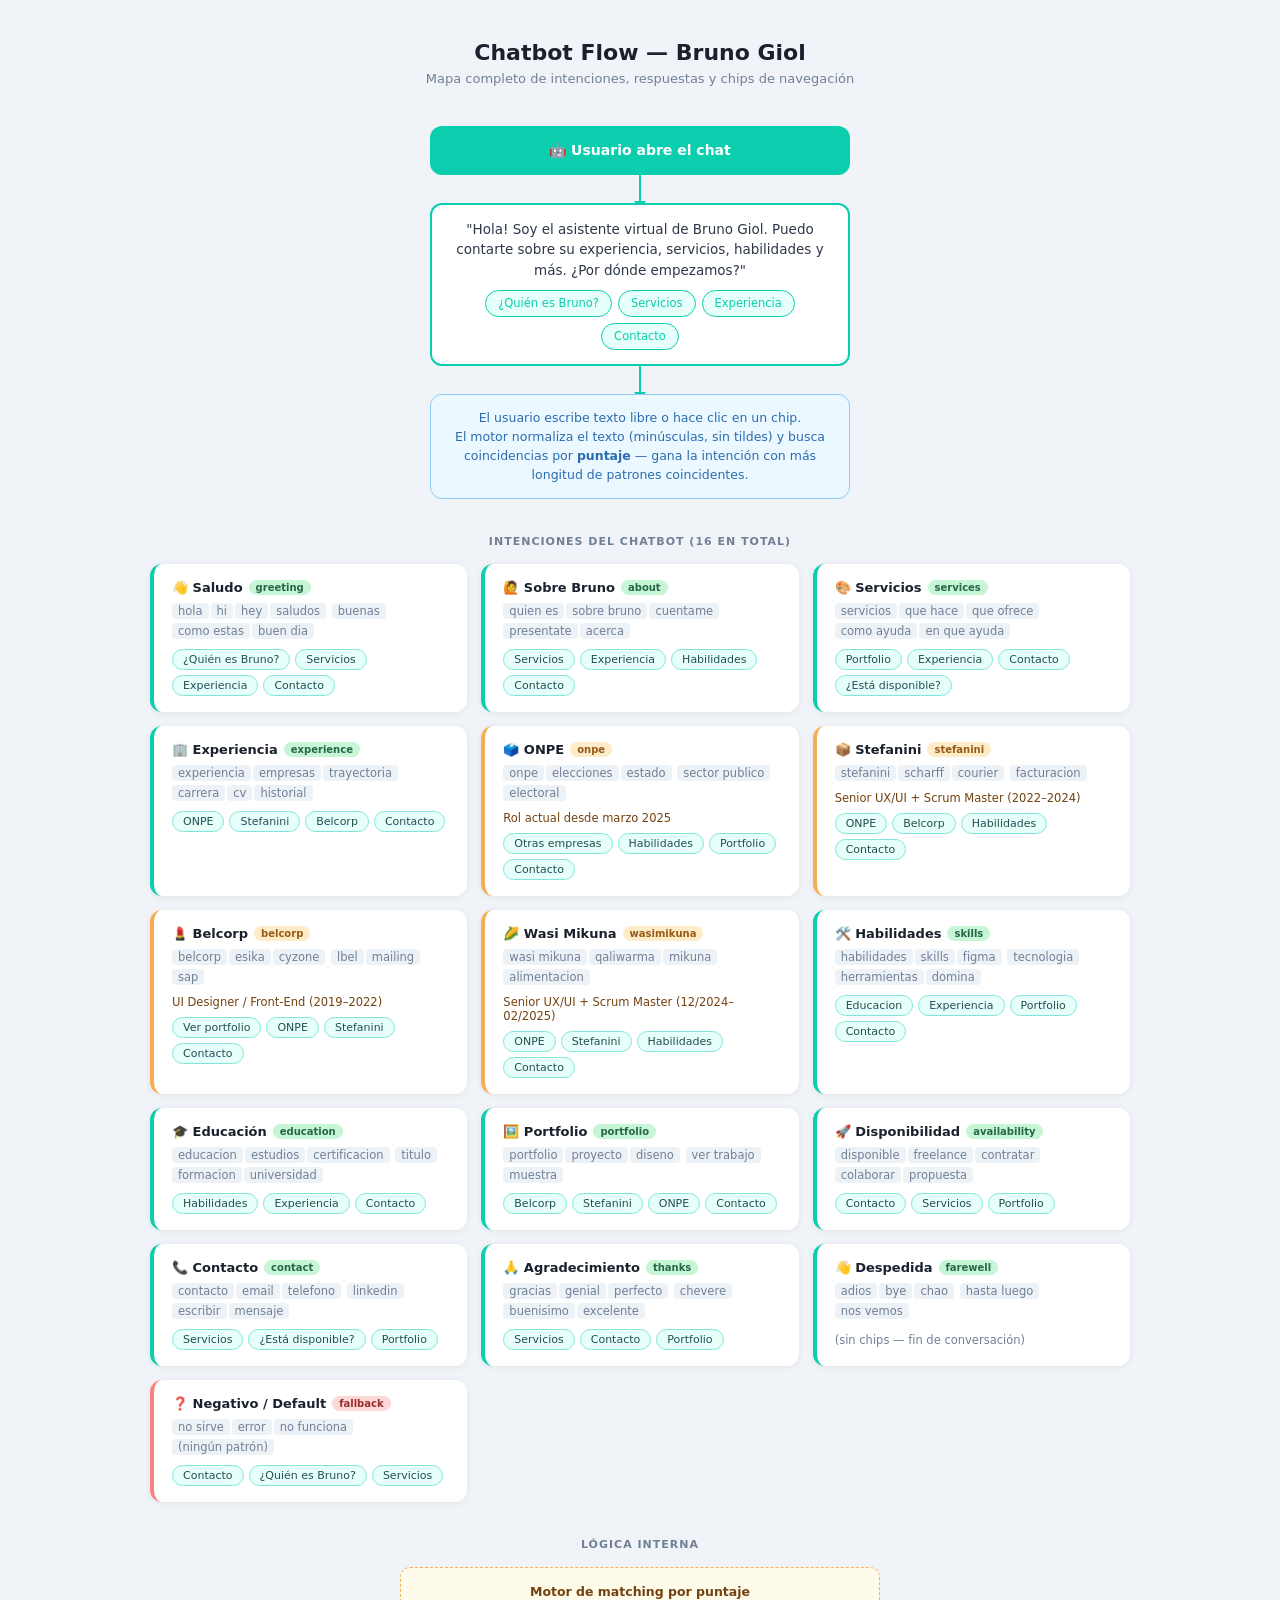
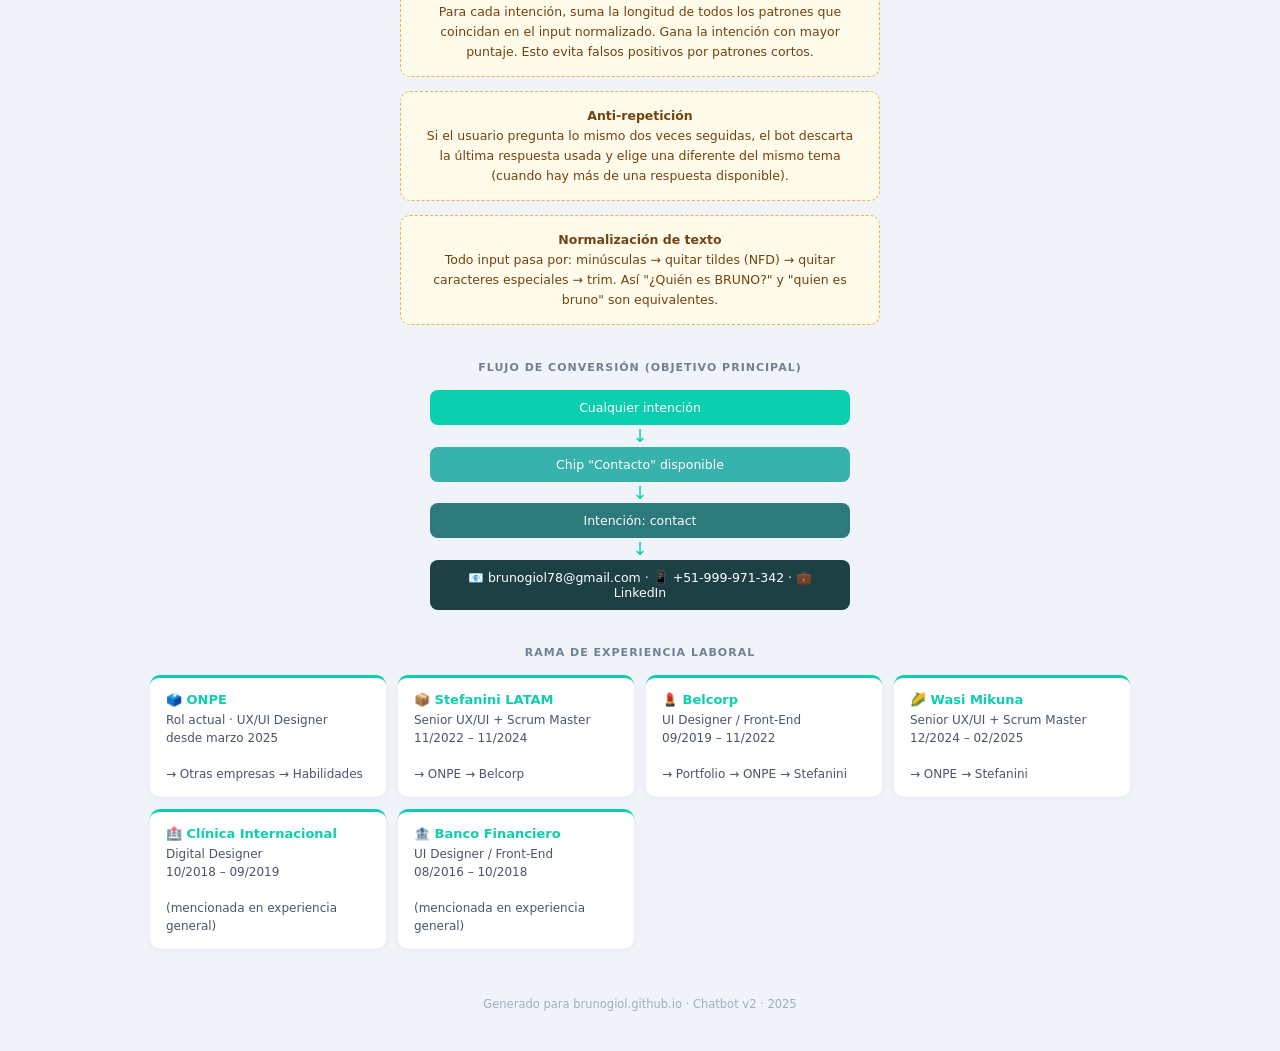
<file: chatbot-flow.html>
<!DOCTYPE html>
<html lang="es">
<head>
    <meta charset="utf-8">
    <title>Chatbot Flow — Bruno Giol</title>
    <meta name="viewport" content="width=device-width, initial-scale=1.0">
    <style>
        * { box-sizing: border-box; margin: 0; padding: 0; }

        body {
            font-family: "Segoe UI", system-ui, sans-serif;
            background: #f0f4f8;
            color: #2d3748;
            padding: 40px 24px;
        }

        h1 {
            text-align: center;
            font-size: 22px;
            font-weight: 700;
            margin-bottom: 6px;
            color: #1a202c;
        }
        .subtitle {
            text-align: center;
            font-size: 13px;
            color: #718096;
            margin-bottom: 40px;
        }

        /* ── Layout ── */
        .flow {
            display: flex;
            flex-direction: column;
            align-items: center;
            gap: 0;
        }

        /* ── Nodes ── */
        .node {
            border-radius: 12px;
            padding: 14px 22px;
            font-size: 13.5px;
            line-height: 1.5;
            text-align: center;
            position: relative;
            max-width: 420px;
            width: 100%;
        }
        .node-trigger {
            background: #0BCEAF;
            color: white;
            font-weight: 600;
            font-size: 14px;
        }
        .node-bot {
            background: #fff;
            border: 2px solid #0BCEAF;
            color: #2d3748;
        }
        .node-info {
            background: #EBF8FF;
            border: 1.5px solid #90CDF4;
            color: #2b6cb0;
            font-size: 12.5px;
        }

        /* ── Arrow ── */
        .arrow {
            width: 2px;
            height: 28px;
            background: #0BCEAF;
            margin: 0 auto;
            position: relative;
        }
        .arrow::after {
            content: "";
            position: absolute;
            bottom: -6px;
            left: 50%;
            transform: translateX(-50%);
            border-left: 6px solid transparent;
            border-right: 6px solid transparent;
            border-top: 8px solid #0BCEAF;
        }

        /* ── Chips inline ── */
        .chips {
            display: flex;
            flex-wrap: wrap;
            justify-content: center;
            gap: 6px;
            margin-top: 10px;
        }
        .chip {
            background: #E6FFFA;
            border: 1.5px solid #0BCEAF;
            color: #0BCEAF;
            border-radius: 20px;
            padding: 4px 12px;
            font-size: 11.5px;
            font-weight: 500;
        }

        /* ── Intents grid ── */
        .section-title {
            font-size: 11px;
            font-weight: 700;
            text-transform: uppercase;
            letter-spacing: 1px;
            color: #718096;
            margin: 36px 0 16px;
            text-align: center;
        }

        .intents-grid {
            display: grid;
            grid-template-columns: repeat(auto-fill, minmax(280px, 1fr));
            gap: 14px;
            width: 100%;
            max-width: 980px;
        }

        .intent-card {
            background: #fff;
            border-radius: 12px;
            padding: 16px 18px;
            border-left: 4px solid #0BCEAF;
            box-shadow: 0 1px 6px rgba(0,0,0,0.07);
            transition: box-shadow 0.2s;
        }
        .intent-card:hover {
            box-shadow: 0 4px 16px rgba(11,206,175,0.18);
        }
        .intent-card.special {
            border-left-color: #F6AD55;
        }
        .intent-card.default-card {
            border-left-color: #FC8181;
        }

        .intent-name {
            font-weight: 700;
            font-size: 13px;
            color: #1a202c;
            margin-bottom: 6px;
            display: flex;
            align-items: center;
            gap: 6px;
        }
        .intent-name .badge {
            font-size: 10px;
            padding: 2px 7px;
            border-radius: 10px;
            font-weight: 600;
        }
        .badge-active  { background: #C6F6D5; color: #276749; }
        .badge-special { background: #FEEBC8; color: #975A16; }
        .badge-default { background: #FED7D7; color: #9B2C2C; }

        .keywords {
            font-size: 11.5px;
            color: #718096;
            margin-bottom: 8px;
        }
        .keywords span {
            background: #EDF2F7;
            border-radius: 4px;
            padding: 1px 6px;
            margin: 2px 2px 2px 0;
            display: inline-block;
        }

        .intent-chips {
            display: flex;
            flex-wrap: wrap;
            gap: 5px;
            margin-top: 8px;
        }
        .intent-chip {
            background: #E6FFFA;
            border: 1px solid #81E6D9;
            color: #234E52;
            border-radius: 20px;
            padding: 3px 10px;
            font-size: 11px;
        }

        /* ── Experience branch ── */
        .branch-section {
            width: 100%;
            max-width: 980px;
            margin-top: 10px;
        }
        .branch-grid {
            display: grid;
            grid-template-columns: repeat(auto-fill, minmax(220px, 1fr));
            gap: 12px;
        }
        .branch-card {
            background: #fff;
            border-radius: 10px;
            padding: 14px 16px;
            border-top: 3px solid #0BCEAF;
            box-shadow: 0 1px 4px rgba(0,0,0,0.06);
            font-size: 12.5px;
        }
        .branch-card h4 {
            font-size: 13px;
            font-weight: 700;
            color: #0BCEAF;
            margin-bottom: 4px;
        }
        .branch-card p {
            color: #4a5568;
            font-size: 12px;
            line-height: 1.5;
        }

        /* ── Logic box ── */
        .logic-box {
            background: #FFFBEB;
            border: 1.5px dashed #F6AD55;
            border-radius: 10px;
            padding: 14px 20px;
            max-width: 480px;
            width: 100%;
            font-size: 12.5px;
            color: #744210;
            text-align: center;
            line-height: 1.6;
        }
        .logic-box strong { font-weight: 700; }

        /* ── Conversion funnel ── */
        .funnel {
            display: flex;
            flex-direction: column;
            align-items: center;
            gap: 0;
            width: 100%;
            max-width: 420px;
        }
        .funnel-step {
            width: 100%;
            padding: 10px 20px;
            border-radius: 8px;
            text-align: center;
            font-size: 12.5px;
            font-weight: 500;
        }
        .funnel-step:nth-child(1) { background: #0BCEAF; color: white; }
        .funnel-step:nth-child(3) { background: #38B2AC; color: white; }
        .funnel-step:nth-child(5) { background: #2C7A7B; color: white; }
        .funnel-step:nth-child(7) { background: #1D4044; color: white; }

        .funnel-arrow {
            font-size: 18px;
            color: #0BCEAF;
            line-height: 1.2;
        }

        footer {
            text-align: center;
            margin-top: 48px;
            font-size: 11.5px;
            color: #a0aec0;
        }
    </style>
</head>
<body>

<div class="flow">
    <h1>Chatbot Flow — Bruno Giol</h1>
    <p class="subtitle">Mapa completo de intenciones, respuestas y chips de navegación</p>

    <!-- Entry point -->
    <div class="node node-trigger">🤖 Usuario abre el chat</div>
    <div class="arrow"></div>
    <div class="node node-bot">
        "Hola! Soy el asistente virtual de Bruno Giol. Puedo contarte sobre su experiencia, servicios, habilidades y más. ¿Por dónde empezamos?"
        <div class="chips">
            <span class="chip">¿Quién es Bruno?</span>
            <span class="chip">Servicios</span>
            <span class="chip">Experiencia</span>
            <span class="chip">Contacto</span>
        </div>
    </div>
    <div class="arrow"></div>
    <div class="node node-info">
        El usuario escribe texto libre o hace clic en un chip.<br>
        El motor normaliza el texto (minúsculas, sin tildes) y busca coincidencias por <strong>puntaje</strong> — gana la intención con más longitud de patrones coincidentes.
    </div>
</div>


<!-- Intents -->
<p class="section-title">Intenciones del chatbot (16 en total)</p>

<div class="intents-grid" style="margin: 0 auto;">

    <div class="intent-card">
        <div class="intent-name">👋 Saludo <span class="badge badge-active">greeting</span></div>
        <div class="keywords">
            <span>hola</span><span>hi</span><span>hey</span><span>saludos</span>
            <span>buenas</span><span>como estas</span><span>buen dia</span>
        </div>
        <div class="intent-chips">
            <span class="intent-chip">¿Quién es Bruno?</span>
            <span class="intent-chip">Servicios</span>
            <span class="intent-chip">Experiencia</span>
            <span class="intent-chip">Contacto</span>
        </div>
    </div>

    <div class="intent-card">
        <div class="intent-name">🙋 Sobre Bruno <span class="badge badge-active">about</span></div>
        <div class="keywords">
            <span>quien es</span><span>sobre bruno</span><span>cuentame</span>
            <span>presentate</span><span>acerca</span>
        </div>
        <div class="intent-chips">
            <span class="intent-chip">Servicios</span>
            <span class="intent-chip">Experiencia</span>
            <span class="intent-chip">Habilidades</span>
            <span class="intent-chip">Contacto</span>
        </div>
    </div>

    <div class="intent-card">
        <div class="intent-name">🎨 Servicios <span class="badge badge-active">services</span></div>
        <div class="keywords">
            <span>servicios</span><span>que hace</span><span>que ofrece</span>
            <span>como ayuda</span><span>en que ayuda</span>
        </div>
        <div class="intent-chips">
            <span class="intent-chip">Portfolio</span>
            <span class="intent-chip">Experiencia</span>
            <span class="intent-chip">Contacto</span>
            <span class="intent-chip">¿Está disponible?</span>
        </div>
    </div>

    <div class="intent-card">
        <div class="intent-name">🏢 Experiencia <span class="badge badge-active">experience</span></div>
        <div class="keywords">
            <span>experiencia</span><span>empresas</span><span>trayectoria</span>
            <span>carrera</span><span>cv</span><span>historial</span>
        </div>
        <div class="intent-chips">
            <span class="intent-chip">ONPE</span>
            <span class="intent-chip">Stefanini</span>
            <span class="intent-chip">Belcorp</span>
            <span class="intent-chip">Contacto</span>
        </div>
    </div>

    <div class="intent-card special">
        <div class="intent-name">🗳️ ONPE <span class="badge badge-special">onpe</span></div>
        <div class="keywords">
            <span>onpe</span><span>elecciones</span><span>estado</span>
            <span>sector publico</span><span>electoral</span>
        </div>
        <p style="font-size:11.5px; color:#744210; margin: 6px 0 8px;">Rol actual desde marzo 2025</p>
        <div class="intent-chips">
            <span class="intent-chip">Otras empresas</span>
            <span class="intent-chip">Habilidades</span>
            <span class="intent-chip">Portfolio</span>
            <span class="intent-chip">Contacto</span>
        </div>
    </div>

    <div class="intent-card special">
        <div class="intent-name">📦 Stefanini <span class="badge badge-special">stefanini</span></div>
        <div class="keywords">
            <span>stefanini</span><span>scharff</span><span>courier</span>
            <span>facturacion</span>
        </div>
        <p style="font-size:11.5px; color:#744210; margin: 6px 0 8px;">Senior UX/UI + Scrum Master (2022–2024)</p>
        <div class="intent-chips">
            <span class="intent-chip">ONPE</span>
            <span class="intent-chip">Belcorp</span>
            <span class="intent-chip">Habilidades</span>
            <span class="intent-chip">Contacto</span>
        </div>
    </div>

    <div class="intent-card special">
        <div class="intent-name">💄 Belcorp <span class="badge badge-special">belcorp</span></div>
        <div class="keywords">
            <span>belcorp</span><span>esika</span><span>cyzone</span>
            <span>lbel</span><span>mailing</span><span>sap</span>
        </div>
        <p style="font-size:11.5px; color:#744210; margin: 6px 0 8px;">UI Designer / Front-End (2019–2022)</p>
        <div class="intent-chips">
            <span class="intent-chip">Ver portfolio</span>
            <span class="intent-chip">ONPE</span>
            <span class="intent-chip">Stefanini</span>
            <span class="intent-chip">Contacto</span>
        </div>
    </div>

    <div class="intent-card special">
        <div class="intent-name">🌽 Wasi Mikuna <span class="badge badge-special">wasimikuna</span></div>
        <div class="keywords">
            <span>wasi mikuna</span><span>qaliwarma</span><span>mikuna</span>
            <span>alimentacion</span>
        </div>
        <p style="font-size:11.5px; color:#744210; margin: 6px 0 8px;">Senior UX/UI + Scrum Master (12/2024–02/2025)</p>
        <div class="intent-chips">
            <span class="intent-chip">ONPE</span>
            <span class="intent-chip">Stefanini</span>
            <span class="intent-chip">Habilidades</span>
            <span class="intent-chip">Contacto</span>
        </div>
    </div>

    <div class="intent-card">
        <div class="intent-name">🛠️ Habilidades <span class="badge badge-active">skills</span></div>
        <div class="keywords">
            <span>habilidades</span><span>skills</span><span>figma</span>
            <span>tecnologia</span><span>herramientas</span><span>domina</span>
        </div>
        <div class="intent-chips">
            <span class="intent-chip">Educacion</span>
            <span class="intent-chip">Experiencia</span>
            <span class="intent-chip">Portfolio</span>
            <span class="intent-chip">Contacto</span>
        </div>
    </div>

    <div class="intent-card">
        <div class="intent-name">🎓 Educación <span class="badge badge-active">education</span></div>
        <div class="keywords">
            <span>educacion</span><span>estudios</span><span>certificacion</span>
            <span>titulo</span><span>formacion</span><span>universidad</span>
        </div>
        <div class="intent-chips">
            <span class="intent-chip">Habilidades</span>
            <span class="intent-chip">Experiencia</span>
            <span class="intent-chip">Contacto</span>
        </div>
    </div>

    <div class="intent-card">
        <div class="intent-name">🖼️ Portfolio <span class="badge badge-active">portfolio</span></div>
        <div class="keywords">
            <span>portfolio</span><span>proyecto</span><span>diseno</span>
            <span>ver trabajo</span><span>muestra</span>
        </div>
        <div class="intent-chips">
            <span class="intent-chip">Belcorp</span>
            <span class="intent-chip">Stefanini</span>
            <span class="intent-chip">ONPE</span>
            <span class="intent-chip">Contacto</span>
        </div>
    </div>

    <div class="intent-card">
        <div class="intent-name">🚀 Disponibilidad <span class="badge badge-active">availability</span></div>
        <div class="keywords">
            <span>disponible</span><span>freelance</span><span>contratar</span>
            <span>colaborar</span><span>propuesta</span>
        </div>
        <div class="intent-chips">
            <span class="intent-chip">Contacto</span>
            <span class="intent-chip">Servicios</span>
            <span class="intent-chip">Portfolio</span>
        </div>
    </div>

    <div class="intent-card">
        <div class="intent-name">📞 Contacto <span class="badge badge-active">contact</span></div>
        <div class="keywords">
            <span>contacto</span><span>email</span><span>telefono</span>
            <span>linkedin</span><span>escribir</span><span>mensaje</span>
        </div>
        <div class="intent-chips">
            <span class="intent-chip">Servicios</span>
            <span class="intent-chip">¿Está disponible?</span>
            <span class="intent-chip">Portfolio</span>
        </div>
    </div>

    <div class="intent-card">
        <div class="intent-name">🙏 Agradecimiento <span class="badge badge-active">thanks</span></div>
        <div class="keywords">
            <span>gracias</span><span>genial</span><span>perfecto</span>
            <span>chevere</span><span>buenisimo</span><span>excelente</span>
        </div>
        <div class="intent-chips">
            <span class="intent-chip">Servicios</span>
            <span class="intent-chip">Contacto</span>
            <span class="intent-chip">Portfolio</span>
        </div>
    </div>

    <div class="intent-card">
        <div class="intent-name">👋 Despedida <span class="badge badge-active">farewell</span></div>
        <div class="keywords">
            <span>adios</span><span>bye</span><span>chao</span>
            <span>hasta luego</span><span>nos vemos</span>
        </div>
        <div class="intent-chips" style="color:#718096; font-size:11.5px; padding-top:4px;">
            (sin chips — fin de conversación)
        </div>
    </div>

    <div class="intent-card default-card">
        <div class="intent-name">❓ Negativo / Default <span class="badge badge-default">fallback</span></div>
        <div class="keywords">
            <span>no sirve</span><span>error</span><span>no funciona</span>
            <span>(ningún patrón)</span>
        </div>
        <div class="intent-chips">
            <span class="intent-chip">Contacto</span>
            <span class="intent-chip">¿Quién es Bruno?</span>
            <span class="intent-chip">Servicios</span>
        </div>
    </div>

</div>


<!-- Logic -->
<p class="section-title">Lógica interna</p>

<div class="flow" style="gap: 14px;">
    <div class="logic-box">
        <strong>Motor de matching por puntaje</strong><br>
        Para cada intención, suma la longitud de todos los patrones que coincidan en el input normalizado. Gana la intención con mayor puntaje. Esto evita falsos positivos por patrones cortos.
    </div>
    <div class="logic-box">
        <strong>Anti-repetición</strong><br>
        Si el usuario pregunta lo mismo dos veces seguidas, el bot descarta la última respuesta usada y elige una diferente del mismo tema (cuando hay más de una respuesta disponible).
    </div>
    <div class="logic-box">
        <strong>Normalización de texto</strong><br>
        Todo input pasa por: minúsculas → quitar tildes (NFD) → quitar caracteres especiales → trim. Así "¿Quién es BRUNO?" y "quien es bruno" son equivalentes.
    </div>
</div>


<!-- Conversion funnel -->
<p class="section-title">Flujo de conversión (objetivo principal)</p>

<div class="funnel" style="margin: 0 auto;">
    <div class="funnel-step">Cualquier intención</div>
    <div class="funnel-arrow">↓</div>
    <div class="funnel-step">Chip "Contacto" disponible</div>
    <div class="funnel-arrow">↓</div>
    <div class="funnel-step">Intención: contact</div>
    <div class="funnel-arrow">↓</div>
    <div class="funnel-step">📧 brunogiol78@gmail.com · 📱 +51-999-971-342 · 💼 LinkedIn</div>
</div>


<!-- Experience branch -->
<p class="section-title">Rama de experiencia laboral</p>

<div class="branch-section" style="margin: 0 auto;">
    <div class="branch-grid">
        <div class="branch-card">
            <h4>🗳️ ONPE</h4>
            <p>Rol actual · UX/UI Designer<br>desde marzo 2025<br><br>→ Otras empresas → Habilidades</p>
        </div>
        <div class="branch-card">
            <h4>📦 Stefanini LATAM</h4>
            <p>Senior UX/UI + Scrum Master<br>11/2022 – 11/2024<br><br>→ ONPE → Belcorp</p>
        </div>
        <div class="branch-card">
            <h4>💄 Belcorp</h4>
            <p>UI Designer / Front-End<br>09/2019 – 11/2022<br><br>→ Portfolio → ONPE → Stefanini</p>
        </div>
        <div class="branch-card">
            <h4>🌽 Wasi Mikuna</h4>
            <p>Senior UX/UI + Scrum Master<br>12/2024 – 02/2025<br><br>→ ONPE → Stefanini</p>
        </div>
        <div class="branch-card">
            <h4>🏥 Clínica Internacional</h4>
            <p>Digital Designer<br>10/2018 – 09/2019<br><br>(mencionada en experiencia general)</p>
        </div>
        <div class="branch-card">
            <h4>🏦 Banco Financiero</h4>
            <p>UI Designer / Front-End<br>08/2016 – 10/2018<br><br>(mencionada en experiencia general)</p>
        </div>
    </div>
</div>


<footer>
    Generado para brunogiol.github.io · Chatbot v2 · 2025
</footer>

</body>
</html>
</file>
